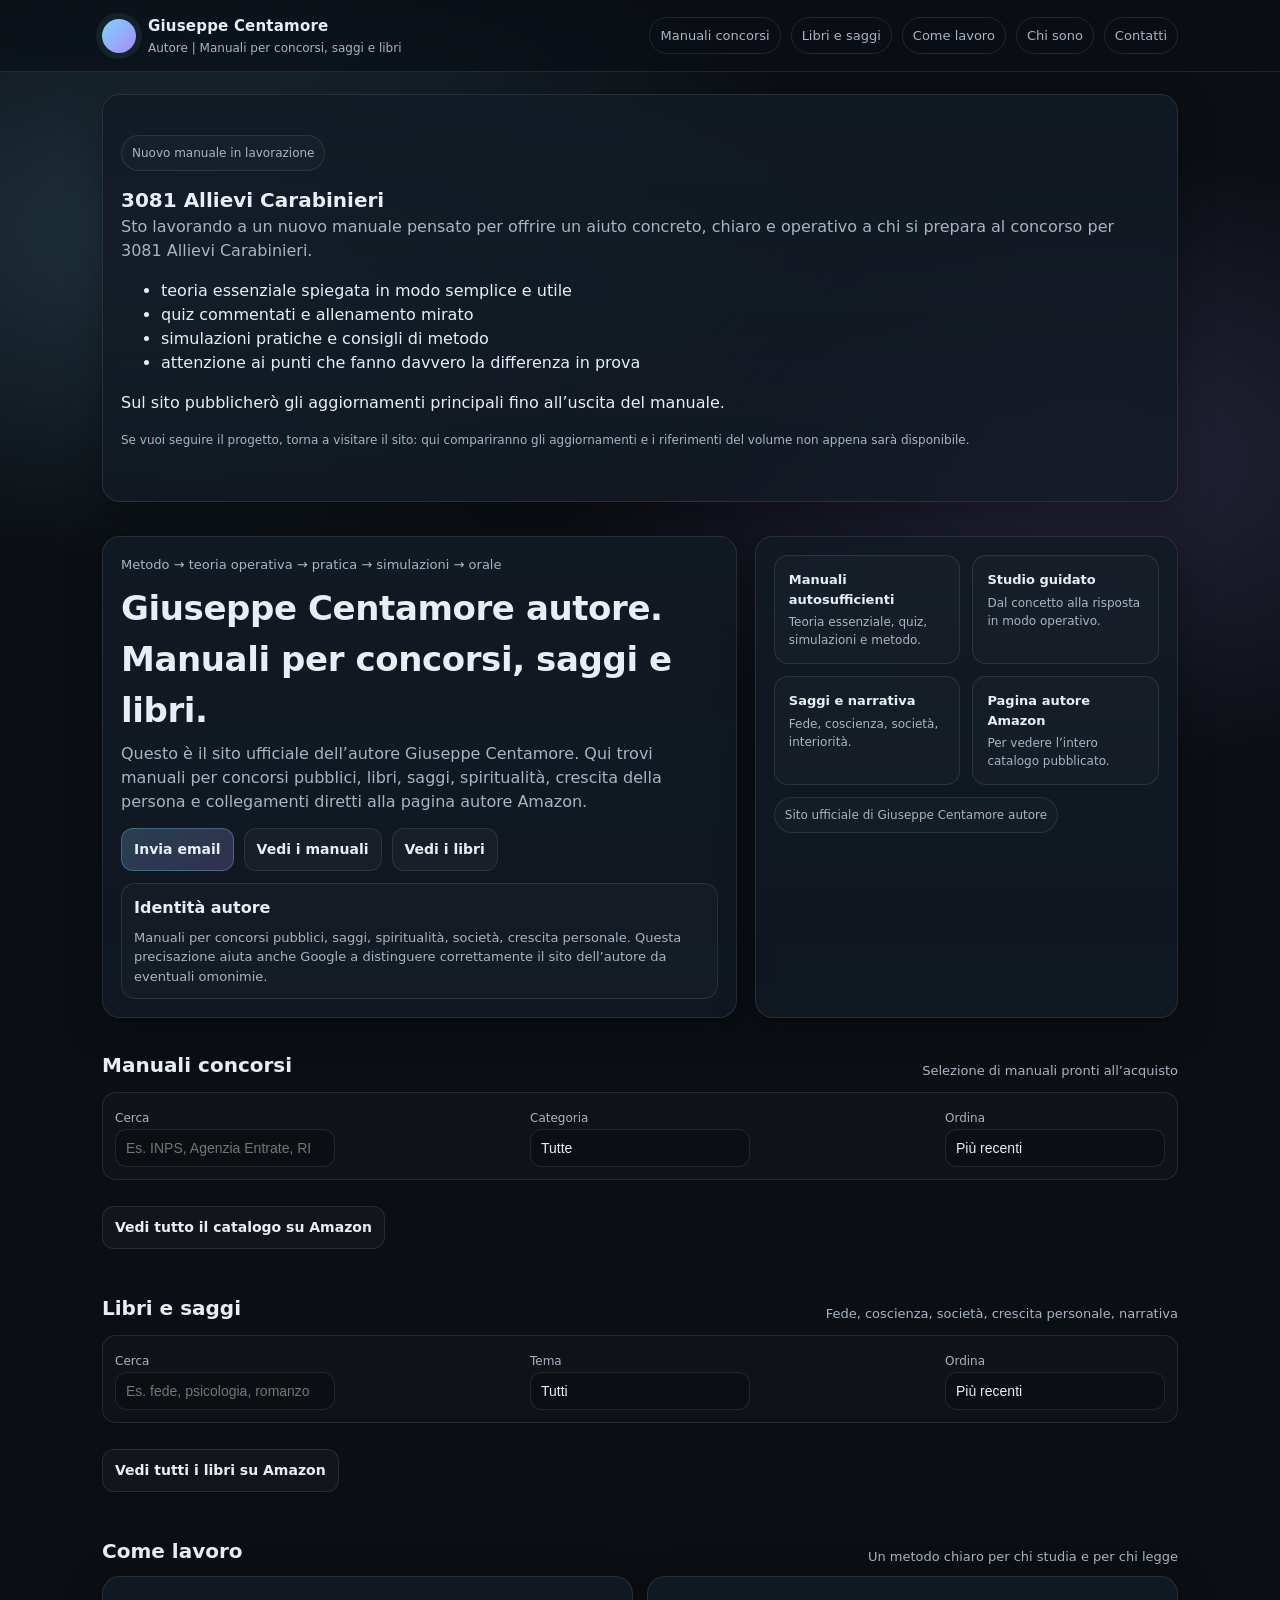
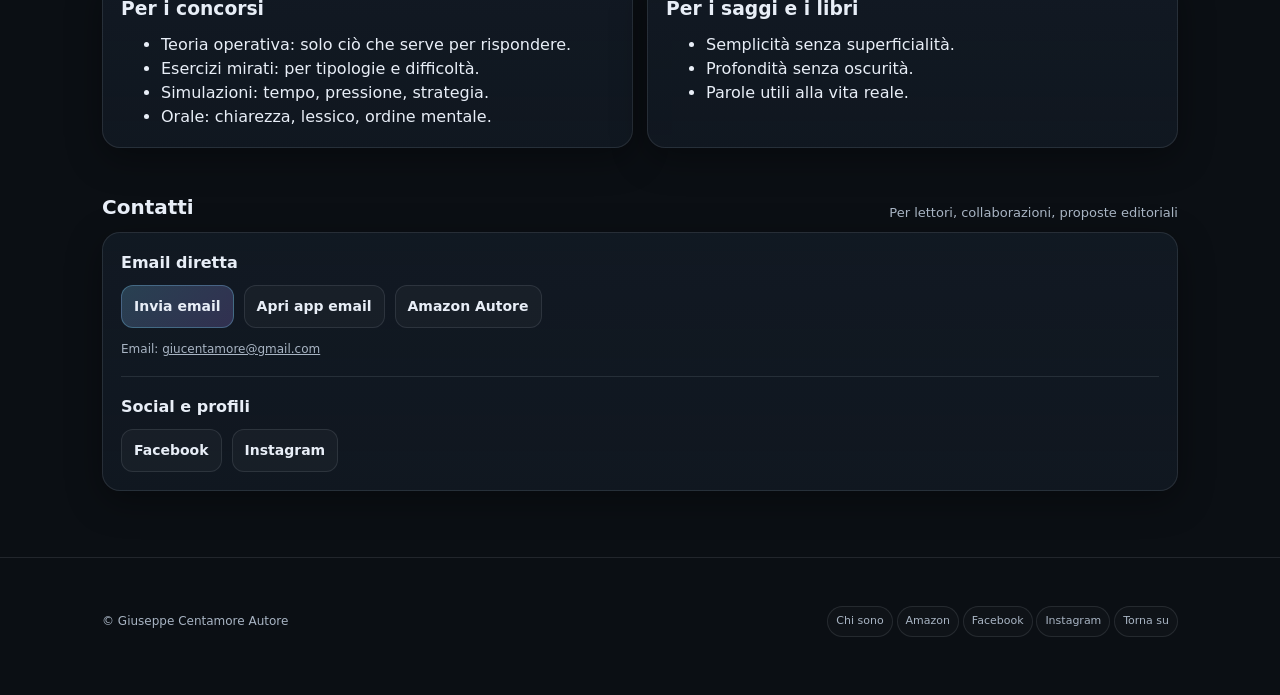
<file: index.html>
<!doctype html>
<html lang="it">
<head>
  <meta charset="utf-8" />
  <meta name="viewport" content="width=device-width, initial-scale=1" />

  <title>Giuseppe Centamore Autore | Manuali concorsi, saggi e libri</title>
  <meta name="description" content="Sito ufficiale di Giuseppe Centamore, autore di manuali per concorsi pubblici, saggi, libri di spiritualità, società e crescita personale. Pagina autore Amazon, contatti e catalogo." />
  <meta name="keywords" content="Giuseppe Centamore autore, manuali concorsi Giuseppe Centamore, libri Giuseppe Centamore, saggi Giuseppe Centamore, Amazon autore Giuseppe Centamore" />
  <meta name="author" content="Giuseppe Centamore" />
  <link rel="canonical" href="https://giuseppecentamore.it/" />

  <meta property="og:type" content="website" />
  <meta property="og:site_name" content="Giuseppe Centamore Autore" />
  <meta property="og:title" content="Giuseppe Centamore Autore | Manuali concorsi, saggi e libri" />
  <meta property="og:description" content="Manuali per concorsi, libri, saggi e pagina autore Amazon." />
  <meta property="og:url" content="https://giuseppecentamore.it/" />

  <meta name="twitter:card" content="summary_large_image" />
  <meta name="twitter:title" content="Giuseppe Centamore Autore" />
  <meta name="twitter:description" content="Manuali concorsi, libri e saggi." />

  <link rel="stylesheet" href="_shared.css" />

  <link rel="icon" href="data:image/svg+xml,<svg xmlns='http://www.w3.org/2000/svg' viewBox='0 0 100 100'><defs><linearGradient id='g' x1='0' y1='0' x2='1' y2='1'><stop stop-color='%237dd3fc'/><stop offset='1' stop-color='%23a78bfa'/></linearGradient></defs><circle cx='50' cy='50' r='46' fill='url(%23g)'/></svg>" />

  <style>
    .hero{padding:34px 0 10px}
    .grid-hero{display:grid;grid-template-columns:1.2fr .8fr;gap:18px;align-items:stretch}
    @media(max-width:920px){.grid-hero{grid-template-columns:1fr}}
    .mini{display:grid;grid-template-columns:1fr 1fr;gap:12px}
    @media(max-width:520px){.mini{grid-template-columns:1fr}}
    .stat{padding:14px;border-radius:14px;border:1px solid var(--line);background:rgba(255,255,255,.02)}
    .stat b{display:block;font-size:13px}
    .stat span{display:block;color:var(--muted);font-size:12px;margin-top:4px}
    .pill{display:inline-flex;align-items:center;gap:8px;border:1px solid var(--line);border-radius:999px;padding:8px 10px;color:var(--muted);font-size:12px;background:rgba(255,255,255,.02)}
    .section-note{color:var(--muted);font-size:13px;margin:0}
    .split{display:grid;grid-template-columns:1fr 1fr;gap:14px}
    @media(max-width:900px){.split{grid-template-columns:1fr}}
    .kicker{color:var(--muted);font-size:13px;margin:0 0 8px}
    .book .cover{font-weight:700}
    .identity{margin-top:12px;padding:12px;border:1px solid var(--line);border-radius:14px;background:rgba(255,255,255,.02)}
    .social-row{display:flex;flex-wrap:wrap;gap:10px}
  </style>

  <script type="application/ld+json">
  {
    "@context":"https://schema.org",
    "@type":"Person",
    "name":"Giuseppe Centamore",
    "url":"https://giuseppecentamore.it/",
    "jobTitle":"Autore",
    "description":"Autore di manuali per concorsi pubblici, saggi e libri.",
    "sameAs":[
      "https://www.amazon.it/stores/author/B0DY9VDKCD",
      "https://www.facebook.com/profile.php?id=61586709142930",
      "https://www.instagram.com/centamor/"
    ]
  }
  </script>

  <script type="application/ld+json">
  {
    "@context":"https://schema.org",
    "@type":"WebSite",
    "name":"Giuseppe Centamore Autore",
    "url":"https://giuseppecentamore.it/"
  }
  </script>
</head>
<body>

<header>
  <div class="nav">
    <a class="brand" href="#top" aria-label="Home">
      <span class="dot" aria-hidden="true"></span>
      <div>
        <b>Giuseppe Centamore</b>
        <small>Autore | Manuali per concorsi, saggi e libri</small>
      </div>
    </a>

    <nav class="menu" aria-label="Menu">
      <a class="chip" href="#manuali">Manuali concorsi</a>
      <a class="chip" href="#libri">Libri e saggi</a>
      <a class="chip" href="#come-funziona">Come lavoro</a>
      <a class="chip" href="chi-sono.html">Chi sono</a>
      <a class="chip" href="#contatti">Contatti</a>
    </nav>
  </div>
</header>

<main id="top" class="wrap">
<section class="card">
  <div class="card-pad">
    <div class="pill">Nuovo manuale in lavorazione</div>

    <h2 style="margin-top:14px;">3081 Allievi Carabinieri</h2>

    <p class="subtitle">
      Sto lavorando a un nuovo manuale pensato per offrire un aiuto concreto,
      chiaro e operativo a chi si prepara al concorso per 3081 Allievi Carabinieri.
    </p>

    <ul class="list">
      <li>teoria essenziale spiegata in modo semplice e utile</li>
      <li>quiz commentati e allenamento mirato</li>
      <li>simulazioni pratiche e consigli di metodo</li>
      <li>attenzione ai punti che fanno davvero la differenza in prova</li>
    </ul>

    <p>
      Sul sito pubblicherò gli aggiornamenti principali fino all’uscita del manuale.
    </p>

    <p class="notice">
      Se vuoi seguire il progetto, torna a visitare il sito: qui compariranno gli aggiornamenti e i riferimenti del volume non appena sarà disponibile.
    </p>
  </div>
</section>
  <section class="hero">
    <div class="grid-hero">
      <div class="card">
        <div class="card-pad">
          <p class="kicker">Metodo → teoria operativa → pratica → simulazioni → orale</p>
          <h1>Giuseppe Centamore autore.<br>Manuali per concorsi, saggi e libri.</h1>
          <p class="subtitle">Questo è il sito ufficiale dell’autore Giuseppe Centamore. Qui trovi manuali per concorsi pubblici, libri, saggi, spiritualità, crescita della persona e collegamenti diretti alla pagina autore Amazon.</p>

         <div class="actions">
  <a class="btn primary"
     href="https://mail.google.com/mail/?view=cm&fs=1&tf=1&to=giucentamore@gmail.com&su=Contatto%20dal%20sito%20giuseppecentamore.it"
     target="_blank"
     rel="noopener noreferrer"
     onclick="window.open('https://mail.google.com/mail/?view=cm&fs=1&tf=1&to=giucentamore@gmail.com&su=Contatto%20dal%20sito%20giuseppecentamore.it','_blank'); return false;">
    Invia email
  </a>
  <a class="btn" href="#manuali">Vedi i manuali</a>
  <a class="btn" href="#libri">Vedi i libri</a>
</div>

          <div class="identity">
            <b>Identità autore</b>
            <p class="section-note" style="margin-top:8px">
              Manuali per concorsi pubblici, saggi, spiritualità, società, crescita personale.
              Questa precisazione aiuta anche Google a distinguere correttamente il sito dell’autore da eventuali omonimie.
            </p>
          </div>
        </div>
      </div>

      <div class="card">
        <div class="card-pad">
          <div class="mini">
            <div class="stat">
              <b>Manuali autosufficienti</b>
              <span>Teoria essenziale, quiz, simulazioni e metodo.</span>
            </div>
            <div class="stat">
              <b>Studio guidato</b>
              <span>Dal concetto alla risposta in modo operativo.</span>
            </div>
            <div class="stat">
              <b>Saggi e narrativa</b>
              <span>Fede, coscienza, società, interiorità.</span>
            </div>
            <div class="stat">
              <b>Pagina autore Amazon</b>
              <span>Per vedere l’intero catalogo pubblicato.</span>
            </div>
          </div>

          <div style="margin-top:12px">
            <span class="pill">Sito ufficiale di Giuseppe Centamore autore</span>
          </div>
        </div>
      </div>
    </div>
  </section>

  <section id="manuali">
    <div class="section-title">
      <h2>Manuali concorsi</h2>
      <p>Selezione di manuali pronti all’acquisto</p>
    </div>

    <div class="toolbar" role="region" aria-label="Filtri manuali">
      <div>
        <label for="q1">Cerca</label><br />
        <input id="q1" type="search" placeholder="Es. INPS, Agenzia Entrate, RIPAM…" />
      </div>
      <div>
        <label for="tag1">Categoria</label><br />
        <select id="tag1">
          <option value="">Tutte</option>
          <option value="inps">INPS / INAIL</option>
          <option value="agenzia-entrate">Agenzia delle Entrate</option>
          <option value="banca-italia">Banca d’Italia</option>
          <option value="scuola">Scuola</option>
          <option value="ripam">RIPAM / Cultura</option>
          <option value="forze-armate">Forze armate / militari</option>
          <option value="regione-siciliana">Regione Siciliana</option>
        </select>
      </div>
      <div>
        <label for="sort1">Ordina</label><br />
        <select id="sort1">
          <option value="new">Più recenti</option>
          <option value="az">Titolo A-Z</option>
        </select>
      </div>
    </div>

    <div id="manualiBox" class="books" aria-live="polite"></div>

    <div class="actions">
      <a class="btn" href="https://www.amazon.it/stores/author/B0DY9VDKCD/allbooks" target="_blank" rel="noopener">Vedi tutto il catalogo su Amazon</a>
    </div>
  </section>

  <section id="libri">
    <div class="section-title">
      <h2>Libri e saggi</h2>
      <p>Fede, coscienza, società, crescita personale, narrativa</p>
    </div>

    <div class="toolbar" role="region" aria-label="Filtri libri">
      <div>
        <label for="q2">Cerca</label><br />
        <input id="q2" type="search" placeholder="Es. fede, psicologia, romanzo…" />
      </div>
      <div>
        <label for="tag2">Tema</label><br />
        <select id="tag2">
          <option value="">Tutti</option>
          <option value="fede">Fede / Spiritualità</option>
          <option value="psicologia">Psicologia / Scienze umane</option>
          <option value="romanzo">Narrativa</option>
          <option value="societa">Società</option>
        </select>
      </div>
      <div>
        <label for="sort2">Ordina</label><br />
        <select id="sort2">
          <option value="new">Più recenti</option>
          <option value="az">Titolo A-Z</option>
        </select>
      </div>
    </div>

    <div id="libriBox" class="books" aria-live="polite"></div>

    <div class="actions">
      <a class="btn" href="https://www.amazon.it/stores/author/B0DY9VDKCD/allbooks" target="_blank" rel="noopener">Vedi tutti i libri su Amazon</a>
    </div>
  </section>

  <section id="come-funziona">
    <div class="section-title">
      <h2>Come lavoro</h2>
      <p>Un metodo chiaro per chi studia e per chi legge</p>
    </div>

    <div class="split">
      <div class="card">
        <div class="card-pad">
          <h3 style="margin:0 0 8px">Per i concorsi</h3>
          <ul style="margin:10px 0 0; color:var(--text)">
            <li>Teoria operativa: solo ciò che serve per rispondere.</li>
            <li>Esercizi mirati: per tipologie e difficoltà.</li>
            <li>Simulazioni: tempo, pressione, strategia.</li>
            <li>Orale: chiarezza, lessico, ordine mentale.</li>
          </ul>
        </div>
      </div>

      <div class="card">
        <div class="card-pad">
          <h3 style="margin:0 0 8px">Per i saggi e i libri</h3>
          <ul style="margin:10px 0 0; color:var(--text)">
            <li>Semplicità senza superficialità.</li>
            <li>Profondità senza oscurità.</li>
            <li>Parole utili alla vita reale.</li>
          </ul>
        </div>
      </div>
    </div>
  </section>

  <section id="contatti">
    <div class="section-title">
      <h2>Contatti</h2>
      <p>Per lettori, collaborazioni, proposte editoriali</p>
    </div>

  <div class="card">
  <div class="card-pad">
    <p style="margin:0 0 10px"><b>Email diretta</b></p>

    <div class="actions" style="margin-top:0; flex-wrap:wrap">
      <a class="btn primary"
         href="https://mail.google.com/mail/?view=cm&fs=1&tf=1&to=giucentamore@gmail.com&su=Contatto%20dal%20sito%20giuseppecentamore.it"
         target="_blank"
         rel="noopener noreferrer">
        Invia email
      </a>

      <a class="btn"
         href="mailto:giucentamore@gmail.com">
        Apri app email
      </a>

      <a class="btn"
         href="https://www.amazon.it/stores/author/B0DY9VDKCD"
         target="_blank"
         rel="noopener noreferrer">
        Amazon Autore
      </a>
    </div>

    <p class="notice" style="margin-top:12px">
      Email: <a href="mailto:giucentamore@gmail.com">giucentamore@gmail.com</a>
    </p>

    <hr style="border:none;border-top:1px solid var(--line);margin:18px 0">

    <p style="margin:0 0 10px"><b>Social e profili</b></p>
    <div class="social-row">
      <a class="btn" href="https://www.facebook.com/profile.php?id=61586709142930" target="_blank" rel="noopener noreferrer">Facebook</a>
      <a class="btn" href="https://www.instagram.com/centamor/" target="_blank" rel="noopener noreferrer">Instagram</a>
    </div>
  </div>
</div>














</section>

</main>

<footer>
  <div class="wrap foot">
    <div class="small">© <span id="y"></span> Giuseppe Centamore Autore</div>
    <div class="small">
      <a class="tag" href="chi-sono.html">Chi sono</a>
      <a class="tag" href="https://www.amazon.it/stores/author/B0DY9VDKCD" target="_blank" rel="noopener">Amazon</a>
      <a class="tag" href="https://www.facebook.com/profile.php?id=61586709142930" target="_blank" rel="noopener noreferrer">Facebook</a>
      <a class="tag" href="https://www.instagram.com/centamor/" target="_blank" rel="noopener noreferrer">Instagram</a>
      <a class="tag" href="#top">Torna su</a>
    </div>
  </div>
</footer>

<script>
  const CATALOG = [
    { title: 'Manuale completo per Funzionari Tecnici Agenzia delle Entrate', type:'manuale', tags:['agenzia-entrate'], year:2024, url:'https://www.amazon.it/completo-Funzionari-Centamore-preparazione-concorsi-ebook/dp/B0G1KNN2D2', note:'Metodo, materie e prove' },
    { title: 'RIPAM Cultura – Il manuale decisivo', type:'manuale', tags:['ripam'], year:2024, url:'https://www.amazon.it/RIPAM-Cultura-simulazioni-Bibliotecario-preparazione-ebook/dp/B0GBZ2GP55', note:'Quiz e simulazioni' },
    { title: 'Vice Assistente in Banca d’Italia – Manuale operativo', type:'manuale', tags:['banca-italia'], year:2024, url:'https://www.amazon.it/Vice-Assistente-Banca-dItalia-preparazione-ebook/dp/B0GDHXDTCZ', note:'Manuale pratico e operativo' },
    { title: '448 Funzionari Ispettori di Vigilanza INPS/INAIL', type:'manuale', tags:['inps'], year:2024, url:'https://www.amazon.it/Funzionari-Ispettori-Vigilanza-preparazione-Centamore-ebook/dp/B0G3Y9WWJT', note:'Materie e metodo' },
    { title: 'Concorso Scuola Secondaria – Parte generale comune', type:'manuale', tags:['scuola'], year:2024, url:'https://www.amazon.it/Concorso-Secondaria-generale-Centamore-preparazione-ebook/dp/B0G2CTM4JY', note:'Base comune e studio guidato' },

    { title: 'Psicologia generale: Teorie, Metodi e Scoperte', type:'libro', tags:['psicologia'], year:2025, url:'https://www.amazon.it/Psicologia-generale-Teorie-Metodi-Scoperte/dp/B0DVCJ1FTK', note:'Scienze umane' },
    { title: 'Il prezzo dell\\'innocenza', type:'libro', tags:['romanzo','fede'], year:2025, url:'https://www.amazon.it/prezzo-dellinnocenza-Giuseppe-Centamore-ebook/dp/B0DV41Q2NQ', note:'Narrativa e coscienza' },
    { title: 'Con la Ragione oltre la Ragione', type:'libro', tags:['fede'], year:2025, url:'https://www.amazon.it/Ragione-oltre-Giuseppe-Centamore-ebook/dp/B0DZ7X5K4Z', note:'Saggio di senso' },
    { title: 'Si cresce anche all\\'interno', type:'libro', tags:['romanzo'], year:2025, url:'https://www.amazon.it/cresce-anche-allinterno-Giuseppe-Centamore-ebook/dp/B0DWBL17WS', note:'Romanzo' },
    { title: 'Un padre (Romanzi dell\\'anima)', type:'libro', tags:['romanzo'], year:2024, url:'https://www.amazon.it/padre-ROMANZI-DELLANIMA-Storie-coscienza-ebook/dp/B0GCTHM7LL', note:'Amore e verità' },
    { title: 'Angela e Pippo: La storia del nostro amore', type:'libro', tags:['romanzo'], year:2025, url:'https://www.amazon.it/Angela-Pippo-storia-nostro-amore/dp/B0DWFGQ4DD', note:'Storia d’amore' },
    { title: 'L\\'inferno è dentro di noi. Ma anche la luce', type:'libro', tags:['romanzo'], year:2025, url:'https://www.amazon.it/Si-cresce-anche-allinferno-Linferno/dp/B0DY4MXR8W', note:'Luce e ombra' }
  ];

  function esc(s){
    return String(s)
      .replaceAll('&','&amp;')
      .replaceAll('<','&lt;')
      .replaceAll('>','&gt;');
  }

  function makeCard(item){
    const label = item.type === 'manuale' ? 'Manuale' : 'Libro';
    const tags = (item.tags||[]).map(t=>`<span class="tag">${esc(t.replaceAll('-',' '))}</span>`).join('');
    const coverText = (item.type === 'manuale') ? 'CONCORSI' : 'LIBRO';

    return `
      <article class="card book" data-tags="${esc((item.tags||[]).join(','))}" data-title="${esc(item.title.toLowerCase())}" data-year="${item.year||0}">
        <div class="cover" aria-hidden="true">${esc(coverText)}</div>
        <div>
          <h3>${esc(item.title)}</h3>
          <div class="meta">${esc(label)} • ${item.year ? esc(item.year) : ''}</div>
          <p class="desc">${esc(item.note || '')}</p>
          <div class="links">
            <a class="btn primary" href="${esc(item.url)}" target="_blank" rel="noopener">Acquista su Amazon</a>
            ${tags}
          </div>
        </div>
      </article>
    `;
  }

  function render(boxId, qId, tagId, sortId, type){
    const q = (document.getElementById(qId).value || '').trim().toLowerCase();
    const tag = (document.getElementById(tagId).value || '').trim();
    const sort = (document.getElementById(sortId).value || 'new');

    let items = CATALOG.filter(x => x.type === type);

    if (tag){
      items = items.filter(x => (x.tags || []).includes(tag));
    }

    if (q){
      items = items.filter(x =>
        (x.title || '').toLowerCase().includes(q) ||
        (x.note || '').toLowerCase().includes(q)
      );
    }

    if (sort === 'az'){
      items.sort((a,b)=> (a.title||'').localeCompare(b.title||'', 'it'));
    } else {
      items.sort((a,b)=> (b.year||0) - (a.year||0));
    }

    const box = document.getElementById(boxId);
    box.innerHTML = items.length
      ? items.map(makeCard).join('')
      : '<div class="card"><div class="card-pad"><p style="margin:0">Nessun titolo trovato con questi filtri. Prova una ricerca diversa oppure visita la pagina autore Amazon.</p></div></div>';
  }

  function hook(boxId, qId, tagId, sortId, type){
    const rer = () => render(boxId, qId, tagId, sortId, type);
    document.getElementById(qId).addEventListener('input', rer);
    document.getElementById(tagId).addEventListener('change', rer);
    document.getElementById(sortId).addEventListener('change', rer);
    rer();
  }

  function copyEmail(){
    const email = 'giucentamore@gmail.com';
    navigator.clipboard.writeText(email).then(() => {
      alert('Email copiata: ' + email);
    }).catch(() => {
      alert('Copia non riuscita. Email: ' + email);
    });
  }

  document.getElementById('y').textContent = new Date().getFullYear();
  hook('manualiBox', 'q1', 'tag1', 'sort1', 'manuale');
  hook('libriBox', 'q2', 'tag2', 'sort2', 'libro');
</script>

</body>
</html>
</file>
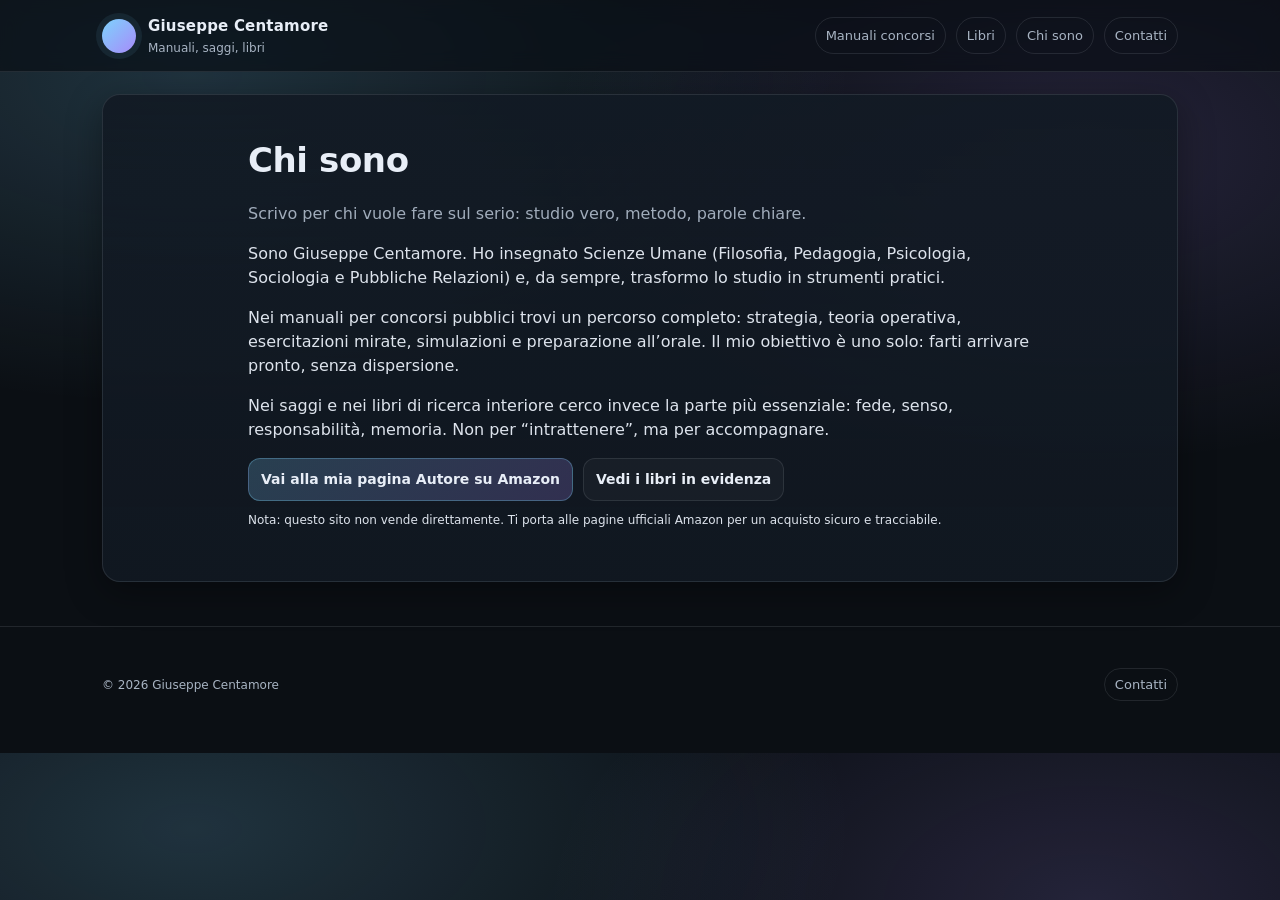
<file: chi-sono.html>
<!doctype html>
<html lang="it">
<head>
  <meta charset="utf-8" />
  <meta name="viewport" content="width=device-width, initial-scale=1" />
  <title>Chi sono | Giuseppe Centamore</title>
  <meta name="description" content="Giuseppe Centamore: ex professore di Scienze Umane, autore di manuali per concorsi pubblici e saggi." />
  <link rel="canonical" href="https://giuseppecentamore.it/chi-sono.html" />
  <meta property="og:type" content="website" />
  <meta property="og:site_name" content="Giuseppe Centamore" />
  <meta property="og:title" content="Chi sono | Giuseppe Centamore" />
  <meta property="og:description" content="Metodo, chiarezza, rigore. Manuali per concorsi e libri di ricerca interiore." />
  <meta property="og:url" content="https://giuseppecentamore.it/chi-sono.html" />
  <link rel="stylesheet" href="_shared.css" />
  <link rel="icon" href="data:image/svg+xml,<svg xmlns='http://www.w3.org/2000/svg' viewBox='0 0 100 100'><defs><linearGradient id='g' x1='0' y1='0' x2='1' y2='1'><stop stop-color='%237dd3fc'/><stop offset='1' stop-color='%23a78bfa'/></linearGradient></defs><circle cx='50' cy='50' r='46' fill='url(%23g)'/></svg>" />

  <script type="application/ld+json">
  {
    "@context":"https://schema.org",
    "@type":"Person",
    "name":"Giuseppe Centamore",
    "url":"https://giuseppecentamore.it/",
    "sameAs":["https://www.amazon.it/stores/author/B0DY9VDKCD"]
  }
  </script>

  <style>
    .prose{max-width:820px;margin:0 auto}
    .prose p{color:var(--text);opacity:.95}
    .prose .muted{color:var(--muted)}
  </style>
</head>
<body>
<header>
  <div class="nav">
    <a class="brand" href="index.html#top" aria-label="Home">
      <span class="dot" aria-hidden="true"></span>
      <div>
        <b>Giuseppe Centamore</b>
        <small>Manuali, saggi, libri</small>
      </div>
    </a>

    <nav class="menu" aria-label="Menu">
      <a class="chip" href="index.html#manuali">Manuali concorsi</a>
      <a class="chip" href="index.html#libri">Libri</a>
      <a class="chip" href="chi-sono.html" aria-current="page">Chi sono</a>
      <a class="chip" href="index.html#contatti">Contatti</a>
    </nav>
  </div>
</header>

<main class="wrap">
  <section class="card">
    <div class="card-pad prose">
      <h1>Chi sono</h1>
      <p class="muted">Scrivo per chi vuole fare sul serio: studio vero, metodo, parole chiare.</p>

      <p>Sono Giuseppe Centamore. Ho insegnato Scienze Umane (Filosofia, Pedagogia, Psicologia, Sociologia e Pubbliche Relazioni) e, da sempre, trasformo lo studio in strumenti pratici.</p>

      <p>Nei manuali per concorsi pubblici trovi un percorso completo: strategia, teoria operativa, esercitazioni mirate, simulazioni e preparazione all’orale. Il mio obiettivo è uno solo: farti arrivare pronto, senza dispersione.</p>

      <p>Nei saggi e nei libri di ricerca interiore cerco invece la parte più essenziale: fede, senso, responsabilità, memoria. Non per “intrattenere”, ma per accompagnare.</p>

      <div class="actions" style="margin-top:16px">
        <a class="btn primary" href="https://www.amazon.it/stores/author/B0DY9VDKCD" target="_blank" rel="noopener">Vai alla mia pagina Autore su Amazon</a>
        <a class="btn" href="index.html#libri">Vedi i libri in evidenza</a>
      </div>

      <p class="notice">Nota: questo sito non vende direttamente. Ti porta alle pagine ufficiali Amazon per un acquisto sicuro e tracciabile.</p>
    </div>
  </section>
</main>

<footer>
  <div class="wrap foot">
    <div class="small">© <span id="y"></span> Giuseppe Centamore</div>
    <div class="small"><a class="chip" href="index.html#contatti">Contatti</a></div>
  </div>
</footer>

<script>
  document.getElementById('y').textContent = new Date().getFullYear();
</script>
</body>
</html>
</file>
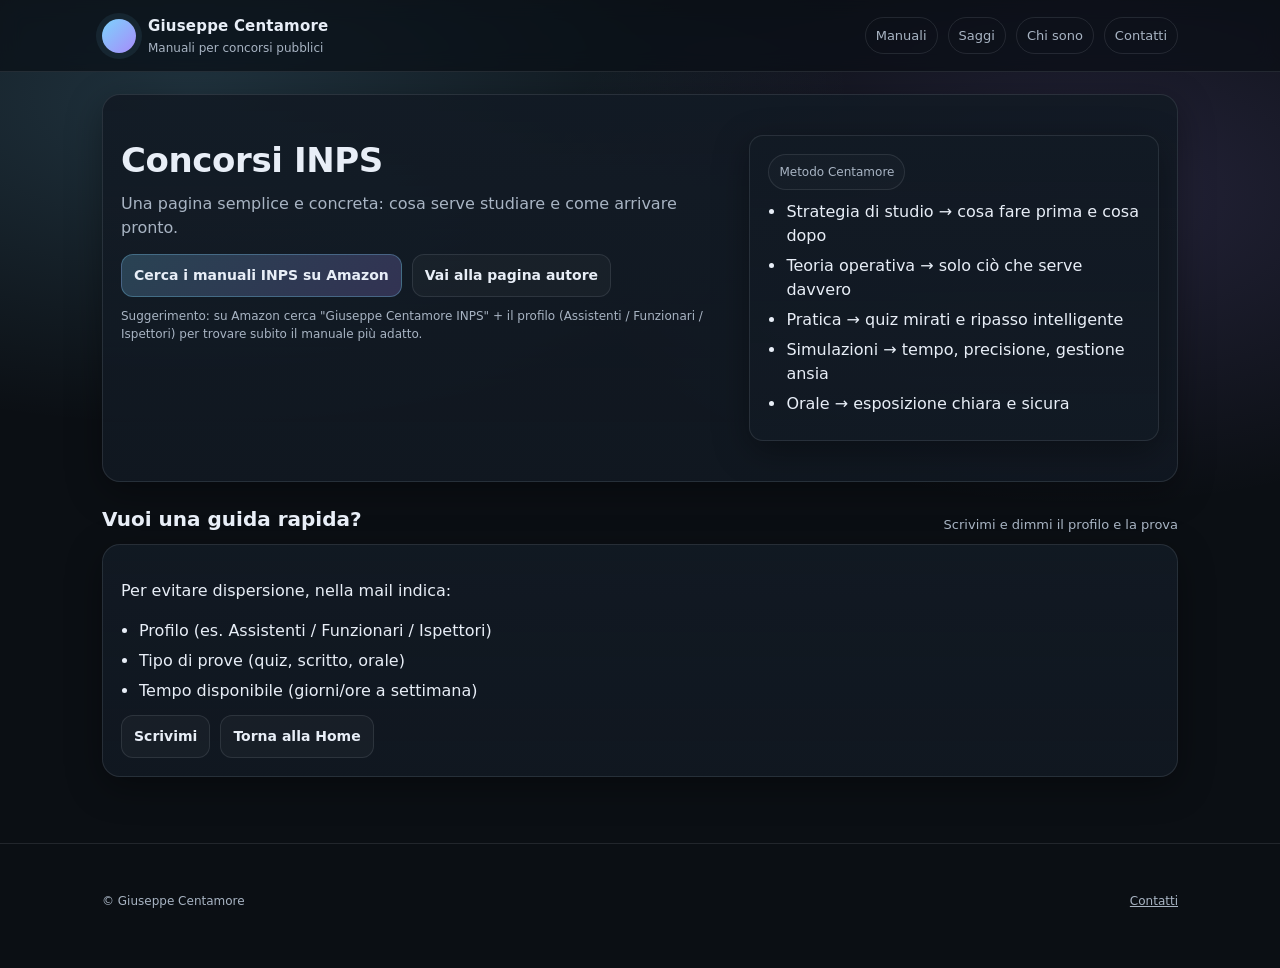
<file: inps.html>
<!doctype html>
<html lang="it">
<head>
  <meta charset="utf-8" />
  <meta name="viewport" content="width=device-width, initial-scale=1" />
  <title>INPS | Manuali e preparazione (Centamore)</title>
  <meta name="description" content="Preparazione concorsi INPS: metodo, teoria essenziale, quiz e simulazioni. Trova i manuali su Amazon." />
  <link rel="canonical" href="https://giuseppecentamore.it/inps.html" />
  <meta property="og:type" content="website" />
  <meta property="og:site_name" content="Giuseppe Centamore" />
  <meta property="og:title" content="INPS | Manuali e preparazione (Centamore)" />
  <meta property="og:description" content="Metodo, teoria operativa, pratica e simulazioni per concorsi INPS." />
  <meta property="og:url" content="https://giuseppecentamore.it/inps.html" />
  <link rel="stylesheet" href="_shared.css" />
  <link rel="icon" href="data:image/svg+xml,<svg xmlns='http://www.w3.org/2000/svg' viewBox='0 0 100 100'><defs><linearGradient id='g' x1='0' y1='0' x2='1' y2='1'><stop stop-color='%237dd3fc'/><stop offset='1' stop-color='%23a78bfa'/></linearGradient></defs><circle cx='50' cy='50' r='46' fill='url(%23g)'/></svg>" />

  <style>
    .k{display:grid;grid-template-columns:1.2fr .8fr;gap:14px}
    @media(max-width:920px){.k{grid-template-columns:1fr}}
    .pill{display:inline-flex;gap:8px;align-items:center;padding:8px 10px;border:1px solid var(--line);border-radius:999px;color:var(--muted);font-size:12px;background:rgba(255,255,255,.02)}
    .list{margin:10px 0 0;padding-left:18px;color:var(--text)}
    .list li{margin:6px 0}
  </style>
</head>
<body>

<header>
  <div class="nav">
    <a class="brand" href="index.html" aria-label="Home">
      <span class="dot" aria-hidden="true"></span>
      <div>
        <b>Giuseppe Centamore</b>
        <small>Manuali per concorsi pubblici</small>
      </div>
    </a>

    <nav class="menu" aria-label="Menu">
      <a class="chip" href="index.html#manuali">Manuali</a>
      <a class="chip" href="index.html#saggi">Saggi</a>
      <a class="chip" href="chi-sono.html">Chi sono</a>
      <a class="chip" href="index.html#contatti">Contatti</a>
    </nav>
  </div>
</header>

<main class="wrap">
  <section class="card">
    <div class="card-pad">
      <div class="k">
        <div>
          <h1>Concorsi INPS</h1>
          <p class="subtitle">Una pagina semplice e concreta: cosa serve studiare e come arrivare pronto.</p>

          <div class="actions">
            <a class="btn primary" href="https://www.amazon.it/s?k=Giuseppe+Centamore+INPS" target="_blank" rel="noopener">Cerca i manuali INPS su Amazon</a>
            <a class="btn" href="https://www.amazon.it/stores/author/B0DY9VDKCD" target="_blank" rel="noopener">Vai alla pagina autore</a>
          </div>

          <p class="notice">Suggerimento: su Amazon cerca "Giuseppe Centamore INPS" + il profilo (Assistenti / Funzionari / Ispettori) per trovare subito il manuale più adatto.</p>
        </div>

        <div class="card" style="border-radius:14px">
          <div class="card-pad">
            <div class="pill">Metodo Centamore</div>
            <ul class="list">
              <li>Strategia di studio → cosa fare prima e cosa dopo</li>
              <li>Teoria operativa → solo ciò che serve davvero</li>
              <li>Pratica → quiz mirati e ripasso intelligente</li>
              <li>Simulazioni → tempo, precisione, gestione ansia</li>
              <li>Orale → esposizione chiara e sicura</li>
            </ul>
          </div>
        </div>
      </div>
    </div>
  </section>

  <section>
    <div class="section-title">
      <h2>Vuoi una guida rapida?</h2>
      <p>Scrivimi e dimmi il profilo e la prova</p>
    </div>
    <div class="card">
      <div class="card-pad">
        <p>Per evitare dispersione, nella mail indica:</p>
        <ul class="list">
          <li>Profilo (es. Assistenti / Funzionari / Ispettori)</li>
          <li>Tipo di prove (quiz, scritto, orale)</li>
          <li>Tempo disponibile (giorni/ore a settimana)</li>
        </ul>
        <div class="actions">
          <a class="btn" href="mailto:giucentamore@gmail.com?subject=INPS%20-%20Consiglio%20manuale%20e%20piano%20studio">Scrivimi</a>
          <a class="btn" href="index.html">Torna alla Home</a>
        </div>
      </div>
    </div>
  </section>
</main>

<footer>
  <div class="wrap foot">
    <div class="small">© Giuseppe Centamore</div>
    <div class="small"><a href="index.html#contatti">Contatti</a></div>
  </div>
</footer>

</body>
</html>
</file>
<file: _shared.css>
:root{
  --bg:#0b0f14;
  --card:#121a24;
  --text:#e8eef7;
  --muted:#a8b4c3;
  --line:rgba(232,238,247,.10);
  --accent:#7dd3fc;
  --accent2:#a78bfa;
  --shadow: 0 10px 35px rgba(0,0,0,.35);
  --radius: 18px;
  --max: 1120px;
}
*{box-sizing:border-box}
html{scroll-behavior:smooth}
body{
  margin:0;
  font-family: system-ui, -apple-system, Segoe UI, Roboto, Arial, sans-serif;
  background:
    radial-gradient(1200px 600px at 15% 10%, rgba(125,211,252,.18), transparent 55%),
    radial-gradient(900px 520px at 85% 20%, rgba(167,139,250,.16), transparent 60%),
    var(--bg);
  color:var(--text);
  line-height:1.5;
}
a{color:inherit}
.wrap{max-width:var(--max);margin:0 auto;padding:22px}

header{position:sticky;top:0;z-index:10;backdrop-filter:saturate(140%) blur(10px);background:rgba(11,15,20,.70);border-bottom:1px solid var(--line)}
.nav{display:flex;gap:16px;align-items:center;justify-content:space-between;max-width:var(--max);margin:0 auto;padding:14px 22px}
.brand{display:flex;gap:12px;align-items:center;text-decoration:none}
.dot{width:34px;height:34px;border-radius:50%;background:linear-gradient(135deg,var(--accent),var(--accent2));box-shadow:0 0 0 6px rgba(125,211,252,.08)}
.brand b{font-size:15px;letter-spacing:.2px}
.brand small{display:block;color:var(--muted);font-size:12px;margin-top:1px}
.menu{display:flex;gap:10px;flex-wrap:wrap;justify-content:flex-end}
.chip{font-size:13px;color:var(--muted);padding:8px 10px;border:1px solid var(--line);border-radius:999px;text-decoration:none;transition:transform .08s ease,border-color .12s ease,color .12s ease}
.chip:hover{transform:translateY(-1px);border-color:rgba(125,211,252,.35);color:var(--text)}

.card{background:linear-gradient(180deg,rgba(18,26,36,.92),rgba(18,26,36,.78));border:1px solid var(--line);border-radius:var(--radius);box-shadow:var(--shadow);overflow:hidden}
.card-pad{padding:18px}

h1{margin:0 0 6px;font-size:34px;letter-spacing:-.4px}
h2{margin:0;font-size:20px}
.subtitle{color:var(--muted);margin:0 0 14px}

.actions{display:flex;gap:10px;flex-wrap:wrap;margin-top:12px}
.btn{display:inline-flex;align-items:center;justify-content:center;padding:10px 12px;border-radius:12px;border:1px solid var(--line);background:rgba(255,255,255,.03);text-decoration:none;font-weight:600;font-size:14px;transition:transform .08s ease,border-color .12s ease}
.btn:hover{transform:translateY(-1px);border-color:rgba(125,211,252,.35)}
.btn.primary{background:linear-gradient(135deg,rgba(125,211,252,.22),rgba(167,139,250,.22));border-color:rgba(125,211,252,.30)}

section{padding:22px 0}
.section-title{display:flex;align-items:flex-end;justify-content:space-between;gap:10px;margin-bottom:10px}
.section-title p{margin:0;color:var(--muted);font-size:13px}

.toolbar{display:flex;gap:10px;flex-wrap:wrap;align-items:center;justify-content:space-between;padding:12px;border:1px solid var(--line);border-radius:14px;background:rgba(255,255,255,.02);margin:12px 0 14px}
.toolbar input,.toolbar select{appearance:none;background:rgba(0,0,0,.25);border:1px solid var(--line);color:var(--text);padding:10px 10px;border-radius:12px;font-size:14px;outline:none;min-width:220px}
.toolbar label{color:var(--muted);font-size:12px}

.books{display:grid;grid-template-columns:repeat(3,1fr);gap:14px}
@media(max-width:980px){.books{grid-template-columns:repeat(2,1fr)}}
@media(max-width:640px){.books{grid-template-columns:1fr}}

.book{display:grid;grid-template-columns:86px 1fr;gap:12px;padding:14px}
.cover{width:86px;height:122px;border-radius:12px;border:1px solid var(--line);background:linear-gradient(135deg,rgba(125,211,252,.12),rgba(167,139,250,.12));display:flex;align-items:center;justify-content:center;color:var(--muted);font-size:11px;text-align:center;padding:8px}
.book h3{margin:0;font-size:15px}
.meta{color:var(--muted);font-size:12px;margin-top:3px}
.desc{color:var(--text);font-size:13px;margin:8px 0 0}
.links{display:flex;gap:8px;flex-wrap:wrap;margin-top:10px}
.tag{display:inline-flex;align-items:center;gap:6px;font-size:11px;color:var(--muted);padding:6px 8px;border:1px solid var(--line);border-radius:999px;background:rgba(255,255,255,.02);text-decoration:none}
.tag:hover{border-color:rgba(125,211,252,.35);color:var(--text)}

footer{padding:26px 0 36px;color:var(--muted);border-top:1px solid var(--line);margin-top:22px}
.foot{display:flex;gap:14px;flex-wrap:wrap;align-items:center;justify-content:space-between}
.small{font-size:12px}

.sr-only{position:absolute;left:-10000px;top:auto;width:1px;height:1px;overflow:hidden}

.notice{color:var(--muted);font-size:12px;margin-top:10px}
</file>
